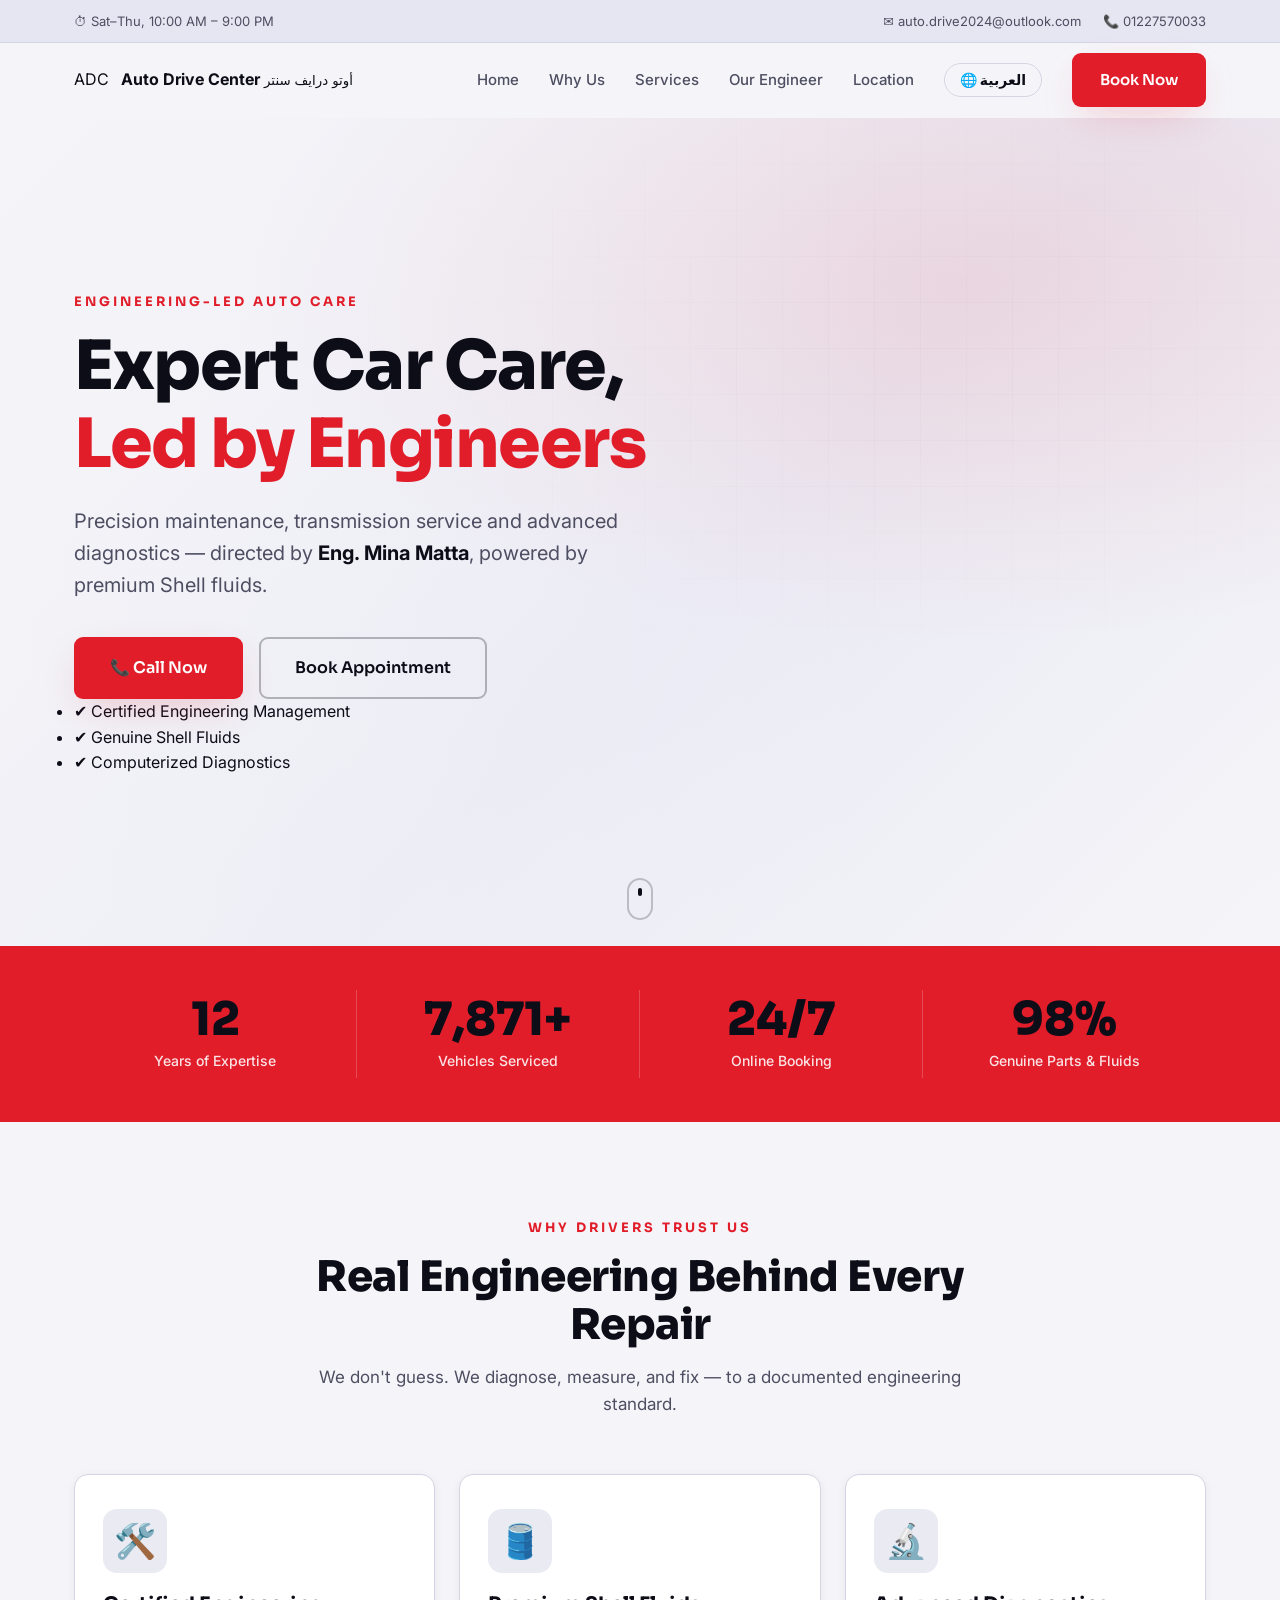
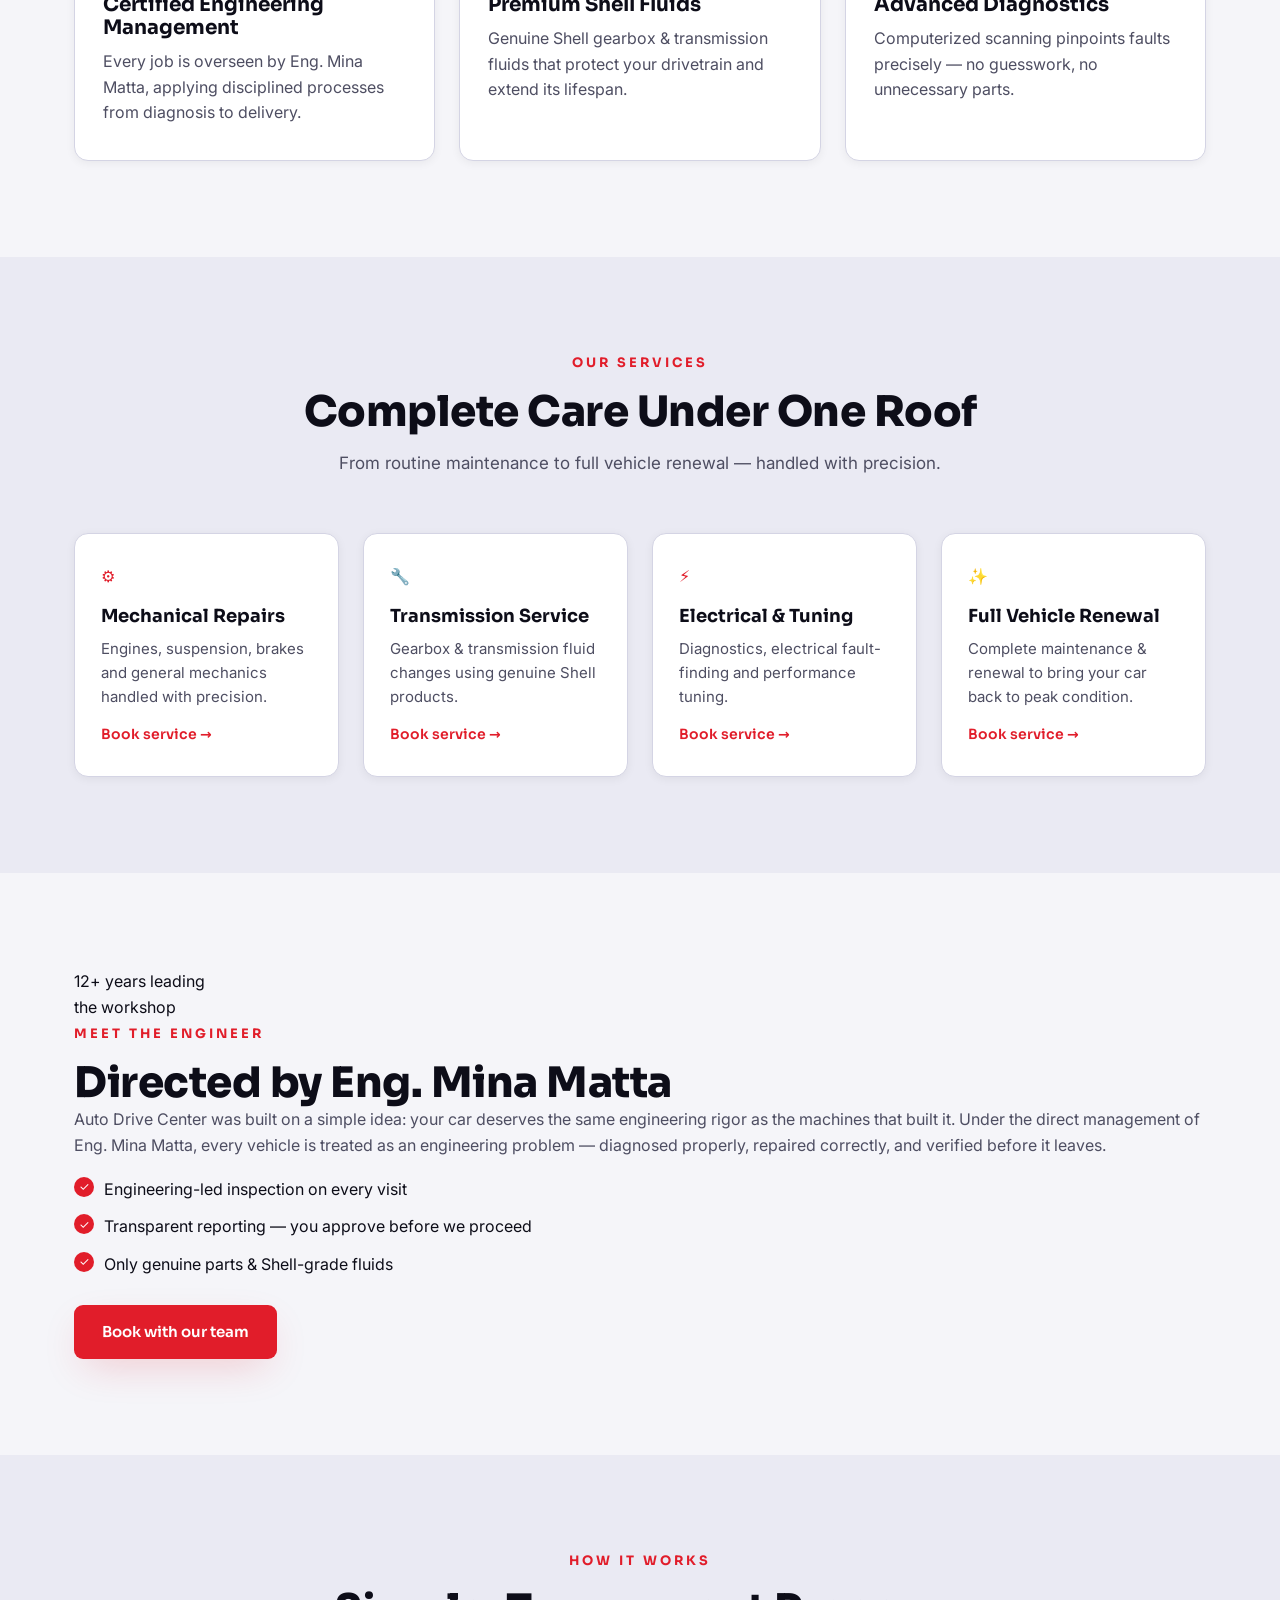
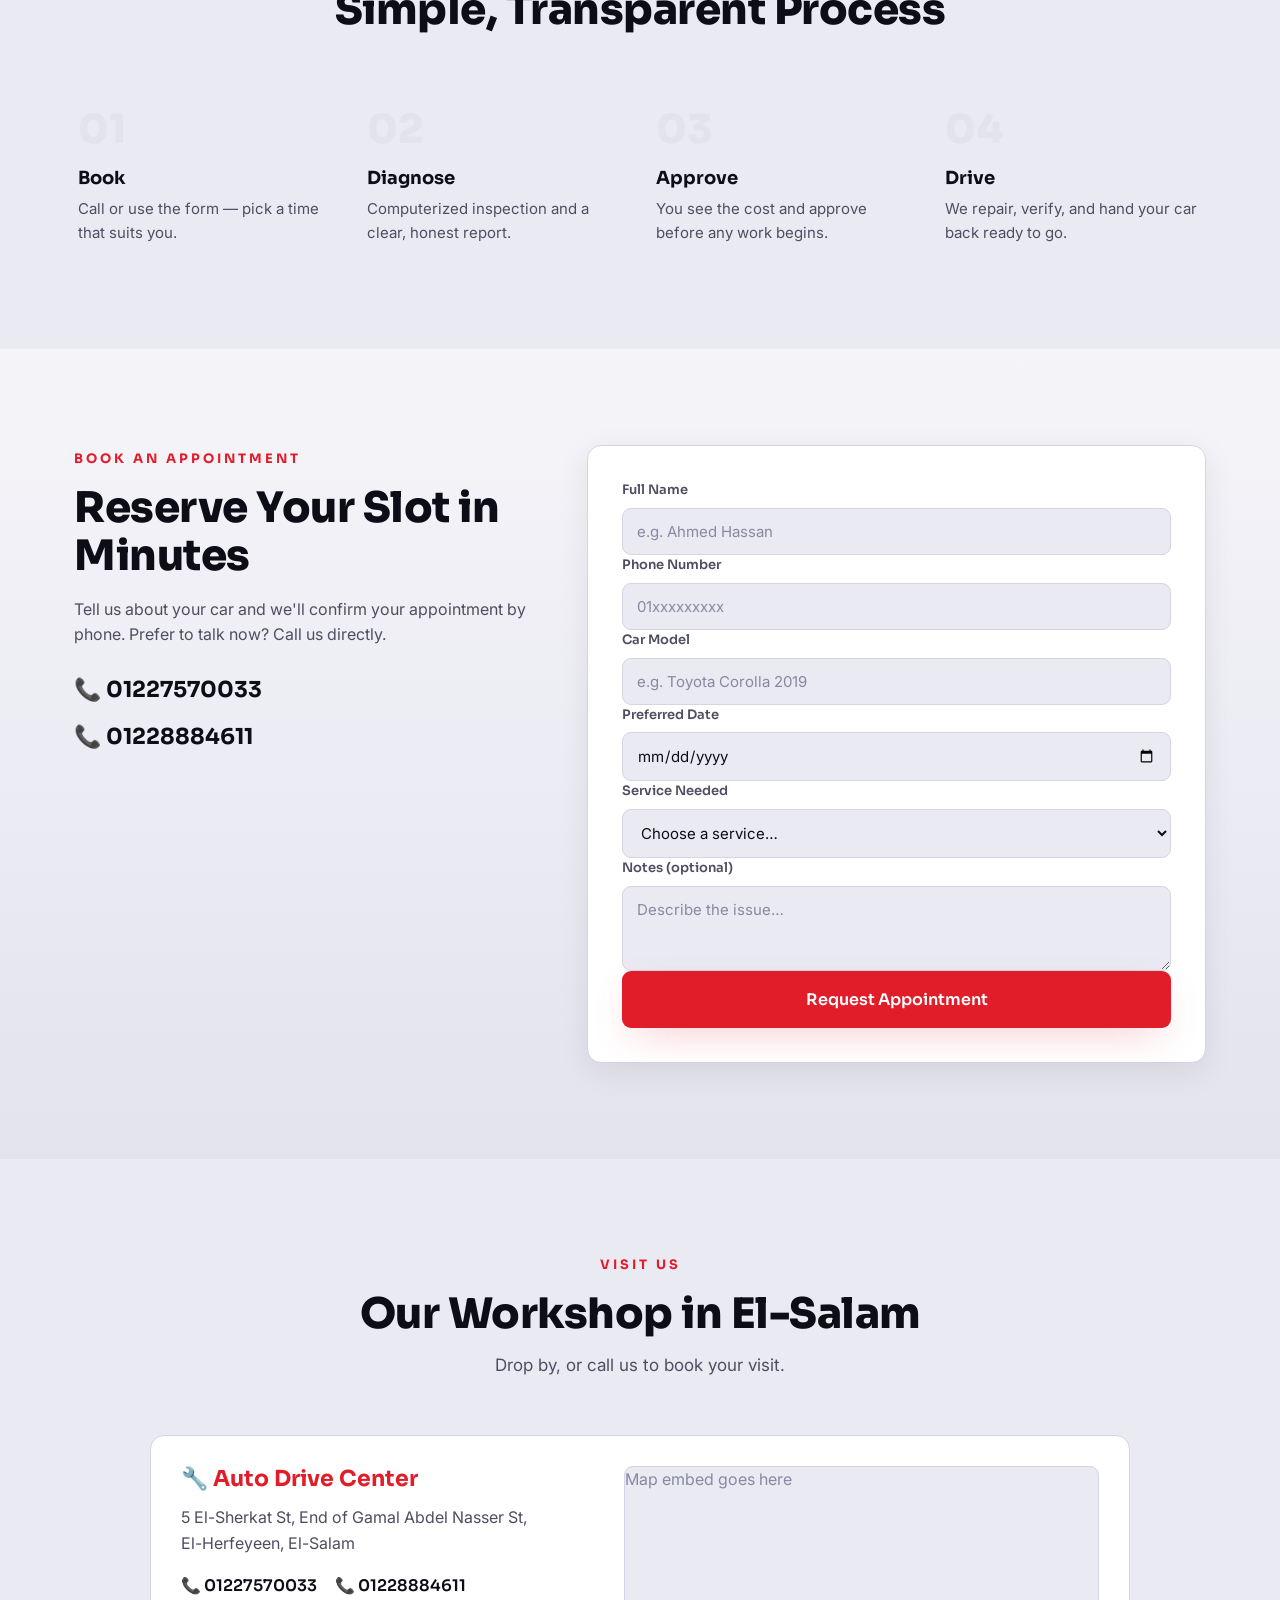
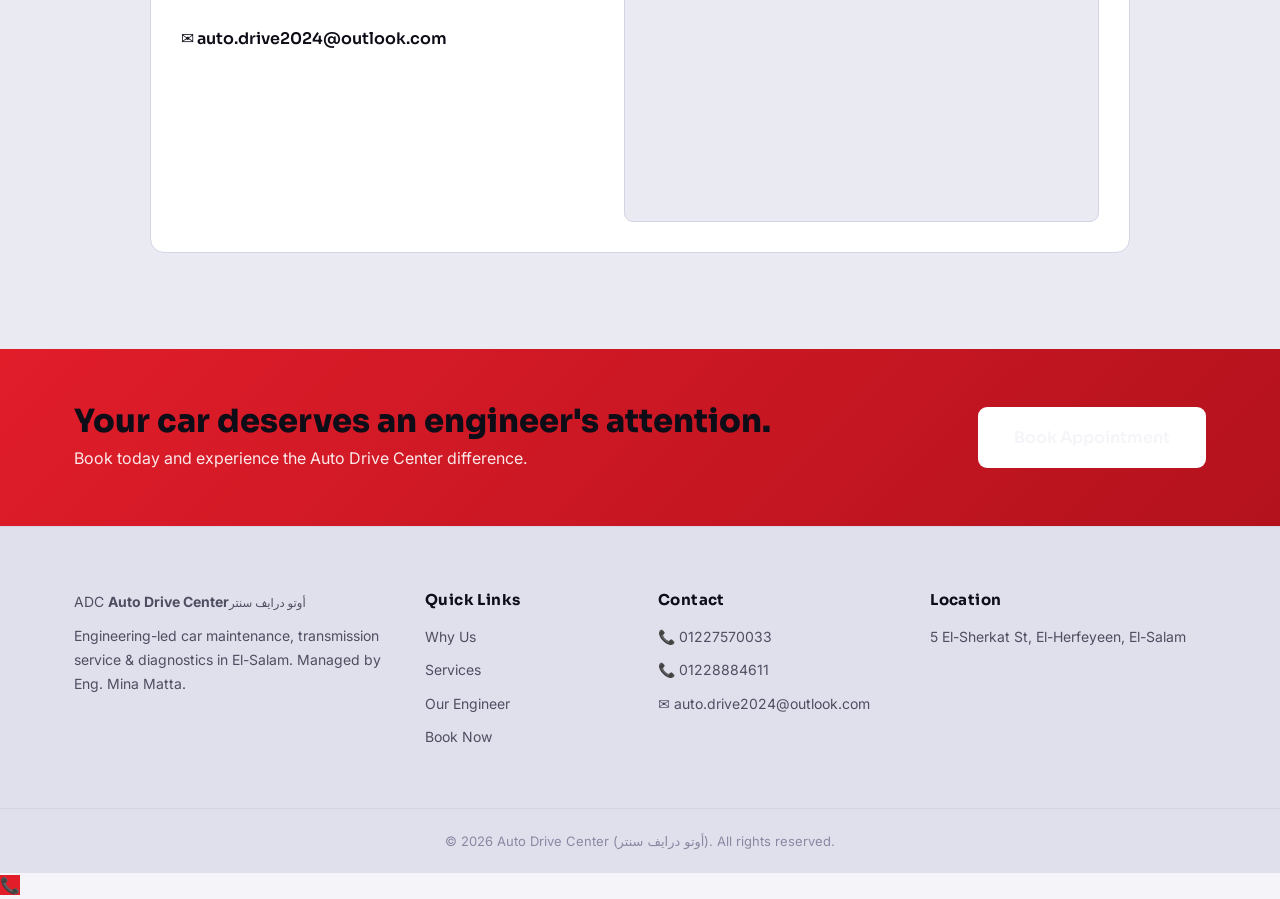
<file: prototype/index-light.html>
<!DOCTYPE html>
<html lang="en">
<head>
  <meta charset="UTF-8" />
  <meta name="viewport" content="width=device-width, initial-scale=1.0" />
  <title>Auto Drive Center | Expert Car Care Led by Engineers (Light)</title>
  <meta name="description" content="Auto Drive Center — engineering-led car maintenance, transmission service & advanced diagnostics in El-Salam. Managed by Eng. Mina Matta. Premium Shell fluids." />

  <link rel="preconnect" href="https://fonts.googleapis.com" />
  <link rel="preconnect" href="https://fonts.gstatic.com" crossorigin />
  <link href="https://fonts.googleapis.com/css2?family=Sora:wght@400;500;600;700;800&family=Inter:wght@400;500;600&display=swap" rel="stylesheet" />
  <!-- Base dark styles first, then light theme overrides -->
  <link rel="stylesheet" href="styles.css" />
  <link rel="stylesheet" href="styles-light.css" />
</head>
<body>

  <!-- ░░░ TOP BAR ░░░ -->
  <div class="topbar">
    <div class="container topbar__inner">
      <span class="topbar__item">⏱ Sat–Thu, 10:00 AM – 9:00 PM</span>
      <div class="topbar__links">
        <a href="mailto:auto.drive2024@outlook.com">✉ auto.drive2024@outlook.com</a>
        <a href="tel:+201227570033">📞 01227570033</a>
      </div>
    </div>
  </div>

  <!-- ░░░ HEADER / NAV ░░░ -->
  <header class="header" id="header">
    <div class="container header__inner">
      <a href="#home" class="brand">
        <span class="brand__mark">ADC</span>
        <span class="brand__text">
          <strong>Auto Drive Center</strong>
          <small>أوتو درايف سنتر</small>
        </span>
      </a>

      <nav class="nav" id="nav">
        <a href="#home" class="nav__link">Home</a>
        <a href="#why" class="nav__link">Why Us</a>
        <a href="#services" class="nav__link">Services</a>
        <a href="#engineer" class="nav__link">Our Engineer</a>
        <a href="#locations" class="nav__link">Location</a>
        <a href="index-ar.html" class="lang-btn" aria-label="التبديل إلى العربية">🌐 العربية</a>
        <a href="#booking" class="btn btn--primary nav__cta">Book Now</a>
      </nav>

      <button class="nav-toggle" id="navToggle" aria-label="Open menu">
        <span></span><span></span><span></span>
      </button>
    </div>
  </header>

  <!-- ░░░ HERO ░░░ -->
  <section class="hero" id="home">
    <div class="hero__bg"></div>
    <div class="hero__overlay"></div>
    <div class="container hero__inner">
      <div class="hero__content reveal">
        <span class="eyebrow">Engineering-Led Auto Care</span>
        <h1 class="hero__title">Expert Car Care,<br><span class="text-accent">Led by Engineers</span></h1>
        <p class="hero__sub">
          Precision maintenance, transmission service and advanced diagnostics —
          directed by <strong>Eng. Mina Matta</strong>, powered by premium Shell fluids.
        </p>
        <div class="hero__actions">
          <a href="tel:+201227570033" class="btn btn--primary btn--lg">📞 Call Now</a>
          <a href="#booking" class="btn btn--ghost btn--lg">Book Appointment</a>
        </div>
        <ul class="hero__badges">
          <li>✔ Certified Engineering Management</li>
          <li>✔ Genuine Shell Fluids</li>
          <li>✔ Computerized Diagnostics</li>
        </ul>
      </div>
    </div>
    <a href="#stats" class="hero__scroll" aria-label="Scroll down"><span></span></a>
  </section>

  <!-- ░░░ STATS STRIP ░░░ -->
  <section class="stats" id="stats">
    <div class="container stats__grid">
      <div class="stat reveal"><div class="stat__num" data-count="12">0</div><div class="stat__label">Years of Expertise</div></div>
      <div class="stat reveal"><div class="stat__num" data-count="8000" data-suffix="+">0</div><div class="stat__label">Vehicles Serviced</div></div>
      <div class="stat reveal"><div class="stat__num" data-count="24" data-suffix="/7">0</div><div class="stat__label">Online Booking</div></div>
      <div class="stat reveal"><div class="stat__num" data-count="100" data-suffix="%">0</div><div class="stat__label">Genuine Parts &amp; Fluids</div></div>
    </div>
  </section>

  <!-- ░░░ WHY US ░░░ -->
  <section class="section" id="why">
    <div class="container">
      <div class="section__head reveal">
        <span class="eyebrow eyebrow--center">Why Drivers Trust Us</span>
        <h2 class="section__title">Real Engineering Behind Every Repair</h2>
        <p class="section__lead">We don't guess. We diagnose, measure, and fix — to a documented engineering standard.</p>
      </div>

      <div class="grid grid-3">
        <article class="feature reveal">
          <div class="feature__icon">🛠️</div>
          <h3>Certified Engineering Management</h3>
          <p>Every job is overseen by Eng. Mina Matta, applying disciplined processes from diagnosis to delivery.</p>
        </article>
        <article class="feature reveal">
          <div class="feature__icon">🛢️</div>
          <h3>Premium Shell Fluids</h3>
          <p>Genuine Shell gearbox &amp; transmission fluids that protect your drivetrain and extend its lifespan.</p>
        </article>
        <article class="feature reveal">
          <div class="feature__icon">🔬</div>
          <h3>Advanced Diagnostics</h3>
          <p>Computerized scanning pinpoints faults precisely — no guesswork, no unnecessary parts.</p>
        </article>
      </div>
    </div>
  </section>

  <!-- ░░░ SERVICES ░░░ -->
  <section class="section section--dark" id="services">
    <div class="container">
      <div class="section__head reveal">
        <span class="eyebrow eyebrow--center">Our Services</span>
        <h2 class="section__title">Complete Care Under One Roof</h2>
        <p class="section__lead">From routine maintenance to full vehicle renewal — handled with precision.</p>
      </div>

      <div class="grid grid-4">
        <article class="card reveal">
          <div class="card__icon">⚙️</div>
          <h3>Mechanical Repairs</h3>
          <p>Engines, suspension, brakes and general mechanics handled with precision.</p>
          <a href="#booking" class="card__link">Book service →</a>
        </article>
        <article class="card reveal">
          <div class="card__icon">🔧</div>
          <h3>Transmission Service</h3>
          <p>Gearbox &amp; transmission fluid changes using genuine Shell products.</p>
          <a href="#booking" class="card__link">Book service →</a>
        </article>
        <article class="card reveal">
          <div class="card__icon">⚡</div>
          <h3>Electrical &amp; Tuning</h3>
          <p>Diagnostics, electrical fault-finding and performance tuning.</p>
          <a href="#booking" class="card__link">Book service →</a>
        </article>
        <article class="card reveal">
          <div class="card__icon">✨</div>
          <h3>Full Vehicle Renewal</h3>
          <p>Complete maintenance &amp; renewal to bring your car back to peak condition.</p>
          <a href="#booking" class="card__link">Book service →</a>
        </article>
      </div>
    </div>
  </section>

  <!-- ░░░ ENGINEER / ABOUT ░░░ -->
  <section class="section engineer" id="engineer">
    <div class="container engineer__grid">
      <div class="engineer__media reveal">
        <div class="engineer__photo" role="img" aria-label="Eng. Mina Matta"></div>
        <div class="engineer__tag">
          <span class="engineer__tag-num">12+</span>
          <span class="engineer__tag-txt">years leading<br>the workshop</span>
        </div>
      </div>
      <div class="engineer__content reveal">
        <span class="eyebrow">Meet the Engineer</span>
        <h2 class="section__title section__title--left">Directed by Eng. Mina Matta</h2>
        <p>Auto Drive Center was built on a simple idea: your car deserves the same engineering rigor as the machines that built it. Under the direct management of Eng. Mina Matta, every vehicle is treated as an engineering problem — diagnosed properly, repaired correctly, and verified before it leaves.</p>
        <ul class="ticklist">
          <li>Engineering-led inspection on every visit</li>
          <li>Transparent reporting — you approve before we proceed</li>
          <li>Only genuine parts &amp; Shell-grade fluids</li>
        </ul>
        <a href="#booking" class="btn btn--primary">Book with our team</a>
      </div>
    </div>
  </section>

  <!-- ░░░ PROCESS ░░░ -->
  <section class="section section--dark">
    <div class="container">
      <div class="section__head reveal">
        <span class="eyebrow eyebrow--center">How It Works</span>
        <h2 class="section__title">Simple, Transparent Process</h2>
      </div>
      <div class="grid grid-4 steps">
        <div class="step reveal"><span class="step__n">01</span><h3>Book</h3><p>Call or use the form — pick a time that suits you.</p></div>
        <div class="step reveal"><span class="step__n">02</span><h3>Diagnose</h3><p>Computerized inspection and a clear, honest report.</p></div>
        <div class="step reveal"><span class="step__n">03</span><h3>Approve</h3><p>You see the cost and approve before any work begins.</p></div>
        <div class="step reveal"><span class="step__n">04</span><h3>Drive</h3><p>We repair, verify, and hand your car back ready to go.</p></div>
      </div>
    </div>
  </section>

  <!-- ░░░ BOOKING ░░░ -->
  <section class="section booking" id="booking">
    <div class="container booking__grid">
      <div class="booking__intro reveal">
        <span class="eyebrow">Book an Appointment</span>
        <h2 class="section__title section__title--left">Reserve Your Slot in Minutes</h2>
        <p>Tell us about your car and we'll confirm your appointment by phone. Prefer to talk now? Call us directly.</p>
        <div class="booking__call">
          <a href="tel:+201227570033" class="booking__phone">📞 01227570033</a>
          <a href="tel:+201228884611" class="booking__phone">📞 01228884611</a>
        </div>
      </div>

      <form class="form reveal" id="bookingForm" novalidate>
        <div class="form__row">
          <div class="field">
            <label for="name">Full Name</label>
            <input type="text" id="name" name="name" placeholder="e.g. Ahmed Hassan" required />
          </div>
          <div class="field">
            <label for="phone">Phone Number</label>
            <input type="tel" id="phone" name="phone" placeholder="01xxxxxxxxx" required />
          </div>
        </div>
        <div class="form__row">
          <div class="field">
            <label for="car">Car Model</label>
            <input type="text" id="car" name="car" placeholder="e.g. Toyota Corolla 2019" required />
          </div>
          <div class="field">
            <label for="date">Preferred Date</label>
            <input type="date" id="date" name="date" required />
          </div>
        </div>
        <div class="field">
          <label for="service">Service Needed</label>
          <select id="service" name="service" required>
            <option value="" disabled selected>Choose a service…</option>
            <option>Mechanical Repairs</option>
            <option>Transmission Service</option>
            <option>Electrical &amp; Tuning</option>
            <option>Full Vehicle Renewal</option>
            <option>General Diagnostics</option>
          </select>
        </div>
        <div class="field">
          <label for="notes">Notes (optional)</label>
          <textarea id="notes" name="notes" rows="3" placeholder="Describe the issue…"></textarea>
        </div>
        <button type="submit" class="btn btn--primary btn--block btn--lg">Request Appointment</button>
        <p class="form__success" id="formSuccess" hidden>✅ Thank you! We'll call you shortly to confirm your appointment.</p>
      </form>
    </div>
  </section>

  <!-- ░░░ LOCATION ░░░ -->
  <section class="section section--dark" id="locations">
    <div class="container">
      <div class="section__head reveal">
        <span class="eyebrow eyebrow--center">Visit Us</span>
        <h2 class="section__title">Our Workshop in El-Salam</h2>
        <p class="section__lead">Drop by, or call us to book your visit.</p>
      </div>
      <div class="location-single reveal">
        <div class="location-single__info">
          <h3 class="location__title">🔧 Auto Drive Center</h3>
          <p class="location__addr">5 El-Sherkat St, End of Gamal Abdel Nasser St,<br>El-Herfeyeen, El-Salam</p>
          <div class="location__phones">
            <a href="tel:+201227570033">📞 01227570033</a>
            <a href="tel:+201228884611">📞 01228884611</a>
          </div>
          <p class="location__email"><a href="mailto:auto.drive2024@outlook.com">✉ auto.drive2024@outlook.com</a></p>
        </div>
        <div class="location__map" aria-label="Map placeholder">Map embed goes here</div>
      </div>
    </div>
  </section>

  <!-- ░░░ CTA BANNER ░░░ -->
  <section class="cta-banner">
    <div class="container cta-banner__inner reveal">
      <div>
        <h2>Your car deserves an engineer's attention.</h2>
        <p>Book today and experience the Auto Drive Center difference.</p>
      </div>
      <a href="#booking" class="btn btn--light btn--lg">Book Appointment</a>
    </div>
  </section>

  <!-- ░░░ FOOTER ░░░ -->
  <footer class="footer">
    <div class="container footer__grid">
      <div class="footer__col">
        <a href="#home" class="brand brand--footer">
          <span class="brand__mark">ADC</span>
          <span class="brand__text"><strong>Auto Drive Center</strong><small>أوتو درايف سنتر</small></span>
        </a>
        <p class="footer__about">Engineering-led car maintenance, transmission service &amp; diagnostics in El-Salam. Managed by Eng. Mina Matta.</p>
      </div>
      <div class="footer__col">
        <h4>Quick Links</h4>
        <a href="#why">Why Us</a>
        <a href="#services">Services</a>
        <a href="#engineer">Our Engineer</a>
        <a href="#booking">Book Now</a>
      </div>
      <div class="footer__col">
        <h4>Contact</h4>
        <a href="tel:+201227570033">📞 01227570033</a>
        <a href="tel:+201228884611">📞 01228884611</a>
        <a href="mailto:auto.drive2024@outlook.com">✉ auto.drive2024@outlook.com</a>
      </div>
      <div class="footer__col">
        <h4>Location</h4>
        <p>5 El-Sherkat St, El-Herfeyeen, El-Salam</p>
      </div>
    </div>
    <div class="footer__bar">
      <div class="container">© <span id="year"></span> Auto Drive Center (أوتو درايف سنتر). All rights reserved.</div>
    </div>
  </footer>

  <!-- ░░░ FLOATING CALL ░░░ -->
  <a href="tel:+201227570033" class="float-call" aria-label="Call now">📞</a>

  <script src="script.js"></script>
</body>
</html>
</file>
<file: prototype/styles.css>
/* =========================================================
   Auto Drive Service Center — Design System
   Palette: charcoal / black + vibrant red accent + white
   Authored with CSS Logical Properties for native RTL support.
   ========================================================= */
:root{
  --black:#0b0b0d;
  --charcoal:#121216;
  --charcoal-2:#17171c;
  --surface:#1c1c22;
  --surface-2:#23232b;
  --line:#2c2c34;
  --white:#ffffff;
  --grey:#a8a8b3;
  --grey-dim:#75757f;
  --red:#e11d2a;
  --red-dark:#b3121d;
  --red-glow:rgba(225,29,42,.35);
  --invalid:#e5484d;
  --wa:#25d366;
  --radius:14px;
  --radius-sm:9px;
  --maxw:1180px;
  --shadow:0 18px 50px -20px rgba(0,0,0,.7);
  --shadow-red:0 14px 40px -12px var(--red-glow);
  --ease:cubic-bezier(.22,1,.36,1);
  --ff-head:"Sora",system-ui,sans-serif;
  --ff-body:"Inter",system-ui,sans-serif;
  /* Icon system */
  --icon-size:30px;
  --icon-stroke:2;
  --icon-color:var(--red);
}

*{box-sizing:border-box;margin:0;padding:0}
html{scroll-behavior:smooth}
body{
  font-family:var(--ff-body);
  background:var(--black);
  color:var(--white);
  line-height:1.6;
  -webkit-font-smoothing:antialiased;
  overflow-x:hidden;
}
img{max-width:100%;display:block}
a{color:inherit;text-decoration:none}
h1,h2,h3,h4{font-family:var(--ff-head);line-height:1.15;font-weight:700}

.container{width:100%;max-width:var(--maxw);margin-inline:auto;padding-inline:24px}
.text-accent{color:var(--red)}

/* Accessible keyboard focus (WCAG 2.4.7) */
a:focus-visible,button:focus-visible,.btn:focus-visible,
input:focus-visible,select:focus-visible,textarea:focus-visible{
  outline:2px solid #fff;outline-offset:2px;border-radius:4px;
}

/* ---------- Icon system (inline SVG) ---------- */
.icon{
  inline-size:var(--icon-size);block-size:var(--icon-size);display:block;flex:none;
  fill:none;stroke:currentColor;stroke-width:var(--icon-stroke);
  stroke-linecap:round;stroke-linejoin:round;color:var(--icon-color);
  transition:transform .3s var(--ease),color .3s;
}

/* ---------- Buttons ---------- */
.btn{
  position:relative;
  display:inline-flex;align-items:center;justify-content:center;gap:.5rem;
  font-family:var(--ff-head);font-weight:600;font-size:15px;
  padding-block:13px;padding-inline:26px;border-radius:var(--radius-sm);
  border:2px solid transparent;cursor:pointer;
  transition:transform .25s var(--ease),box-shadow .25s var(--ease),background .25s,color .25s,border-color .25s,opacity .2s;
  white-space:nowrap;
}
.btn--lg{padding-block:16px;padding-inline:34px;font-size:16px}
.btn--block{inline-size:100%}
.btn--primary{background:var(--red);color:#fff;box-shadow:var(--shadow-red)}
.btn--primary:hover{background:var(--red-dark);transform:translateY(-3px);box-shadow:0 20px 50px -10px var(--red-glow)}
.btn--ghost{background:transparent;color:#fff;border-color:rgba(255,255,255,.4)}
.btn--ghost:hover{border-color:#fff;background:rgba(255,255,255,.08);transform:translateY(-3px)}
.btn--light{background:#fff;color:var(--black)}
.btn--light:hover{transform:translateY(-3px);box-shadow:0 18px 40px -14px rgba(0,0,0,.6)}
.btn--wa{background:var(--wa);color:#0b3d24}
.btn--wa:hover{background:#1ebe5b;transform:translateY(-3px);box-shadow:0 16px 40px -12px rgba(37,211,102,.4)}
/* Disabled + loading states */
.btn[disabled]{opacity:.6;cursor:not-allowed;transform:none}
.btn.is-loading{pointer-events:none;color:transparent}
.btn.is-loading::after{
  content:"";position:absolute;inset-block-start:50%;inset-inline-start:50%;
  inline-size:18px;block-size:18px;margin-block-start:-9px;margin-inline-start:-9px;
  border:2px solid rgba(255,255,255,.45);border-block-start-color:#fff;border-radius:50%;
  animation:spin .7s linear infinite;
}
@keyframes spin{to{transform:rotate(360deg)}}

/* ---------- Eyebrow / Section heads ---------- */
.eyebrow{
  display:inline-block;color:var(--red);font-family:var(--ff-head);
  font-weight:700;font-size:13px;letter-spacing:3px;text-transform:uppercase;margin-block-end:14px;
}
.eyebrow--center{display:block;text-align:center}
.section{padding-block:96px}
.section--dark{background:var(--charcoal)}
.section__head{max-width:680px;margin-inline:auto;margin-block-end:56px;text-align:center}
.section__title{font-size:clamp(28px,4vw,42px);font-weight:800;letter-spacing:-.5px}
.section__title--left{text-align:start}
.section__lead{color:var(--grey);margin-block-start:14px;font-size:17px}

/* ---------- Topbar ---------- */
.topbar{background:#000;border-block-end:1px solid var(--line);font-size:13px;color:var(--grey)}
.topbar__inner{display:flex;justify-content:space-between;align-items:center;block-size:42px}
.topbar__links{display:flex;gap:22px}
.topbar__links a:hover{color:#fff}

/* ---------- Header ---------- */
.header{
  position:sticky;inset-block-start:0;z-index:60;
  background:rgba(11,11,13,.72);backdrop-filter:blur(14px);
  border-block-end:1px solid transparent;transition:all .3s var(--ease);
}
.header.scrolled{background:rgba(11,11,13,.95);border-block-end-color:var(--line);box-shadow:0 10px 30px -18px #000}
.header__inner{display:flex;align-items:center;justify-content:space-between;block-size:74px}
.brand{display:flex;align-items:center;gap:12px}
.brand__logo{block-size:54px;inline-size:auto;border-radius:10px;display:block}
.brand--footer .brand__logo{block-size:68px}
.nav{display:flex;align-items:center;gap:30px}
.nav__link{font-size:15px;font-weight:500;color:var(--grey);transition:color .2s;position:relative}
.nav__link:hover{color:#fff}
.nav__link::after{content:"";position:absolute;inset-inline-start:0;inset-block-end:-6px;inline-size:0;block-size:2px;background:var(--red);transition:inline-size .25s var(--ease)}
.nav__link:hover::after{inline-size:100%}
.nav__cta{color:#fff!important}
.nav__cta::after{display:none}
.lang-btn{
  font-family:var(--ff-head);font-weight:600;font-size:14px;line-height:1;
  padding-block:9px;padding-inline:15px;border-radius:999px;border:1.5px solid var(--line);
  color:#fff;display:inline-flex;align-items:center;gap:6px;
  transition:border-color .2s,background .2s,transform .25s var(--ease);
}
.lang-btn:hover{border-color:var(--red);background:rgba(225,29,42,.12);transform:translateY(-2px)}
.nav-toggle{display:none;flex-direction:column;gap:5px;background:none;border:0;cursor:pointer;padding:8px}
.nav-toggle span{inline-size:26px;block-size:2px;background:#fff;border-radius:2px;transition:.3s}

/* ---------- Hero ---------- */
.hero{position:relative;min-block-size:92vh;display:flex;align-items:center;overflow:hidden}
.hero__bg{
  position:absolute;inset:0;
  /* Drop a file at images/hero.jpg to show a photo; until then the gradient shows. */
  background-image:
    url('images/hero.jpg'),
    radial-gradient(1200px 600px at 75% 20%,rgba(225,29,42,.18),transparent 60%),
    linear-gradient(135deg,#0b0b0d 0%,#16161c 55%,#0b0b0d 100%);
  background-size:cover,auto,auto;
  background-position:center;
  background-repeat:no-repeat;
}
.hero__bg::before{
  content:"";position:absolute;inset:0;opacity:.4;
  background-image:linear-gradient(rgba(255,255,255,.04) 1px,transparent 1px),
                   linear-gradient(90deg,rgba(255,255,255,.04) 1px,transparent 1px);
  background-size:46px 46px;
  -webkit-mask-image:radial-gradient(900px 500px at 70% 30%,#000,transparent 75%);
          mask-image:radial-gradient(900px 500px at 70% 30%,#000,transparent 75%);
}
.hero__overlay{position:absolute;inset:0;background:linear-gradient(90deg,rgba(0,0,0,.55),transparent 70%)}
.hero__inner{position:relative;z-index:2;padding-block:80px;padding-inline:24px}
.hero__content{max-width:720px}
.hero__title{font-size:clamp(38px,6.2vw,68px);font-weight:800;letter-spacing:-1.5px}
.hero__sub{margin-block-start:22px;font-size:clamp(16px,2vw,20px);color:var(--grey);max-width:560px}
.hero__sub strong{color:#fff}
.hero__actions{display:flex;flex-wrap:wrap;gap:16px;margin-block-start:36px}
.specs{list-style:none;display:flex;flex-wrap:wrap;gap:10px 12px;margin-block-start:30px}
.specs li{
  display:flex;align-items:center;gap:6px;font-size:14px;font-weight:500;color:#e6e6ea;
  background:rgba(255,255,255,.06);border:1px solid rgba(255,255,255,.12);
  padding-block:8px;padding-inline:14px;border-radius:999px;backdrop-filter:blur(4px);
}
.hero__scroll{position:absolute;inset-block-end:26px;inset-inline-start:50%;transform:translateX(-50%);z-index:2;inline-size:26px;block-size:42px;border:2px solid rgba(255,255,255,.35);border-radius:14px;display:grid;justify-items:center;padding-block-start:8px}
.hero__scroll span{inline-size:4px;block-size:8px;background:#fff;border-radius:2px;animation:scroll 1.6s infinite}
@keyframes scroll{0%{opacity:0;transform:translateY(-4px)}50%{opacity:1}100%{opacity:0;transform:translateY(10px)}}

/* ---------- Stats ---------- */
.stats{background:var(--red);position:relative;z-index:3}
.stats__grid{display:grid;grid-template-columns:repeat(4,1fr);text-align:center;padding-block:44px;padding-inline:24px}
.stat{padding-block:6px;padding-inline:10px;border-inline-end:1px solid rgba(255,255,255,.2)}
.stat:last-child{border-inline-end:0}
.stat__num{font-family:var(--ff-head);font-weight:800;font-size:clamp(30px,4vw,46px);line-height:1}
.stat__label{margin-block-start:8px;font-size:14px;color:rgba(255,255,255,.88);font-weight:500}

/* ---------- Grid + feature cards ---------- */
.grid{display:grid;gap:24px}
.grid-2{grid-template-columns:repeat(2,1fr)}
.grid-3{grid-template-columns:repeat(3,1fr)}
.grid-4{grid-template-columns:repeat(4,1fr)}
.feature{
  background:var(--surface);border:1px solid var(--line);border-radius:var(--radius);
  padding-block:34px;padding-inline:28px;transition:transform .3s var(--ease),border-color .3s,box-shadow .3s;
}
.feature:hover{transform:translateY(-6px);border-color:var(--red);box-shadow:var(--shadow)}
.feature__icon{font-size:34px;inline-size:64px;block-size:64px;border-radius:14px;display:grid;place-items:center;background:var(--charcoal);margin-block-end:20px}
.feature h3{font-size:20px;margin-block-end:10px}
.feature p{color:var(--grey)}

/* ---------- Service cards ---------- */
.card{
  background:var(--surface);border:1px solid var(--line);border-radius:var(--radius);
  padding-block:30px;padding-inline:26px;position:relative;overflow:hidden;
  transition:transform .3s var(--ease),box-shadow .3s,border-color .3s;
}
.card::before{content:"";position:absolute;inset-inline-start:0;inset-block-start:0;block-size:3px;inline-size:100%;background:var(--red);transform:scaleX(0);transform-origin:left;transition:transform .35s var(--ease)}
.card:hover{transform:translateY(-6px);box-shadow:var(--shadow);border-color:var(--surface-2)}
.card:hover::before{transform:scaleX(1)}
.card:hover .icon{transform:scale(1.12)}
.card__icon{--icon-size:32px;color:var(--icon-color);margin-block-end:16px}
.card h3{font-size:18px;margin-block-end:10px}
.card p{color:var(--grey);font-size:15px;min-block-size:66px}
.card__link{display:inline-block;margin-block-start:14px;color:var(--red);font-weight:600;font-size:14px;font-family:var(--ff-head)}
.card__link:hover{color:#fff}

/* ---------- Tick list (used by About) ---------- */
.ticklist{list-style:none;margin-block:18px 28px}
.ticklist li{padding-inline-start:30px;position:relative;margin-block-end:12px;color:#e6e6ea}
.ticklist li::before{content:"✓";position:absolute;inset-inline-start:0;inset-block-start:0;color:#fff;background:var(--red);inline-size:20px;block-size:20px;border-radius:50%;display:grid;place-items:center;font-size:12px}

/* ---------- About ---------- */
.about__grid{display:grid;grid-template-columns:.95fr 1.05fr;gap:56px;align-items:center}
.about__photo{
  aspect-ratio:4/3.4;border-radius:18px;border:1px solid var(--line);position:relative;overflow:hidden;
  /* Drop a file at images/about.jpg to show a photo; until then the gradient shows. */
  background-image:
    url('images/about.jpg'),
    radial-gradient(420px 280px at 50% 25%,rgba(225,29,42,.22),transparent 60%),
    linear-gradient(160deg,#1d1d24,#101015);
  background-size:cover,auto,auto;
  background-position:center;
  background-repeat:no-repeat;
}
.about__photo::after{content:"🚗";position:absolute;inset:0;display:grid;place-items:center;font-size:110px;opacity:.18}
.about__content p{color:var(--grey);margin-block:18px}

/* ---------- Offers ---------- */
.offer{
  position:relative;background:linear-gradient(160deg,#211016,var(--surface));
  border:1px solid #3a2030;border-radius:var(--radius);padding-block:36px;padding-inline:30px;overflow:hidden;
  transition:transform .3s var(--ease),box-shadow .3s,border-color .3s;
}
.offer:hover{transform:translateY(-6px);border-color:var(--red);box-shadow:var(--shadow)}
.offer:hover .icon{transform:scale(1.1)}
.offer__tag{position:absolute;inset-block-start:18px;inset-inline-end:18px;background:var(--red);color:#fff;font-family:var(--ff-head);font-weight:800;font-size:12px;letter-spacing:1px;padding-block:5px;padding-inline:12px;border-radius:999px}
.offer__icon{--icon-size:40px;color:var(--icon-color);margin-block-end:14px}
.offer h3{font-size:24px;margin-block-end:10px}
.offer p{color:var(--grey);margin-block-end:22px}

/* ---------- Insurance / Fleet band ---------- */
.band__item{background:var(--surface);border:1px solid var(--line);border-radius:var(--radius);padding-block:28px;padding-inline:24px;transition:transform .3s var(--ease),border-color .3s}
.band__item:hover{transform:translateY(-5px);border-color:var(--red)}
.band__item:hover .icon{transform:scale(1.1)}
.band__icon{--icon-size:28px;color:var(--icon-color);inline-size:58px;block-size:58px;border-radius:13px;display:grid;place-items:center;background:var(--charcoal);margin-block-end:16px}
.band__item h3{font-size:18px;margin-block-end:9px}
.band__item p{color:var(--grey);font-size:15px}
.band__cta{text-align:center;margin-block-start:44px}

/* ---------- Hours ---------- */
.hours{list-style:none;margin-block:20px;border-block-start:1px solid var(--line)}
.hours li{display:flex;justify-content:space-between;align-items:center;gap:16px;padding-block:11px;border-block-end:1px solid var(--line)}
.hours span{color:var(--grey)}
.hours strong{font-family:var(--ff-head);font-weight:600;color:#fff}
.hours__closed{color:var(--red)!important}

/* ---------- Social ---------- */
.social{display:flex;gap:12px;margin-block-start:18px}
.social a{inline-size:40px;block-size:40px;border-radius:10px;display:grid;place-items:center;background:var(--surface);border:1px solid var(--line);transition:transform .25s var(--ease),background .25s,border-color .25s}
.social a:hover{transform:translateY(-3px);border-color:var(--red);background:rgba(225,29,42,.12)}
.social svg{inline-size:20px;block-size:20px;fill:#cfcfd6}
.social a:hover svg{fill:#fff}

/* ---------- Steps ---------- */
.steps .step{background:transparent;text-align:start;padding-block:8px;padding-inline:4px;position:relative}
.step__n{font-family:var(--ff-head);font-weight:800;font-size:40px;color:var(--surface-2);display:block;margin-block-end:6px;transition:color .3s}
.step:hover .step__n{color:var(--red)}
.step h3{font-size:18px;margin-block-end:8px}
.step p{color:var(--grey);font-size:15px}

/* ---------- Booking ---------- */
.booking{background:linear-gradient(180deg,var(--black),var(--charcoal-2))}
.booking__grid{display:grid;grid-template-columns:.85fr 1.15fr;gap:56px;align-items:start}
.booking__intro p{color:var(--grey);margin-block:16px 24px}
.booking__call{display:flex;flex-direction:column;gap:12px}
.booking__phone{font-family:var(--ff-head);font-weight:700;font-size:22px;color:#fff;transition:color .2s}
.booking__phone:hover{color:var(--red)}
.booking__phone--wa{color:var(--wa)}
.booking__phone--wa:hover{color:#1ebe5b}
.form{background:var(--surface);border:1px solid var(--line);border-radius:var(--radius);padding:34px;box-shadow:var(--shadow)}
.form__grid{display:grid;grid-template-columns:1fr 1fr;gap:18px;margin-block-end:22px}
.field{display:flex;flex-direction:column;min-inline-size:0}
.field--full{grid-column:1 / -1}
.field label{font-size:13px;font-weight:600;color:var(--grey);margin-block-end:7px;font-family:var(--ff-head);transition:color .2s}
.field:focus-within label{color:var(--red)}
.field__opt{color:var(--grey-dim);font-weight:400}
.field__hint{font-size:12px;color:var(--grey-dim);margin-block-start:6px;transition:color .2s}
.field input,.field select,.field textarea{
  background:var(--charcoal);border:1px solid var(--line);border-radius:var(--radius-sm);
  color:#fff;padding-block:13px;padding-inline:14px;font-family:var(--ff-body);font-size:15px;
  inline-size:100%;transition:border-color .2s,box-shadow .2s;
}
.field input::placeholder,.field textarea::placeholder{color:var(--grey-dim)}
.field input:focus,.field select:focus,.field textarea:focus{outline:none;border-color:var(--red);box-shadow:0 0 0 3px var(--red-glow)}
.field textarea{resize:vertical}
/* Validation feedback only after the user interacts (no red-on-load) */
.field input:user-invalid,.field select:user-invalid,.field textarea:user-invalid{
  border-color:var(--invalid);box-shadow:0 0 0 3px rgba(229,72,77,.22);
}
.field input:user-invalid ~ .field__hint{color:var(--invalid)}
.form__success{margin-block-start:16px;color:#37d27a;font-weight:600;text-align:center}

/* ---------- Location ---------- */
.location__title{color:var(--red);font-size:22px;margin-block-end:14px}
.location__addr{color:var(--grey);margin-block-end:16px}
.location__phones{display:flex;flex-wrap:wrap;gap:18px;margin-block-end:18px}
.location__phones a{font-family:var(--ff-head);font-weight:600;font-size:16px}
.location__phones a:hover{color:var(--red)}
.location-single{
  display:grid;grid-template-columns:1fr 1.15fr;gap:30px;align-items:start;
  background:var(--surface);border:1px solid var(--line);border-radius:var(--radius);
  padding:30px;max-width:980px;margin-inline:auto;transition:border-color .3s,transform .3s var(--ease);
}
.location-single:hover{border-color:var(--red);transform:translateY(-4px)}
.location-single__info{display:flex;flex-direction:column;justify-content:center}
/* Fluid, aspect-ratio map container (no hardcoded pixel height) */
.location__map{aspect-ratio:4/3;inline-size:100%;border-radius:var(--radius-sm);border:1px solid var(--line);overflow:hidden;background:var(--charcoal)}
.location__map iframe{inline-size:100%;block-size:100%;border:0;display:block;filter:grayscale(.3) contrast(1.05)}
.location__email{margin-block-start:10px}
.location__email a{font-family:var(--ff-head);font-weight:600}
.location__email a:hover{color:var(--red)}

/* ---------- CTA banner ---------- */
.cta-banner{background:linear-gradient(135deg,var(--red),var(--red-dark));position:relative;overflow:hidden}
.cta-banner__inner{display:flex;align-items:center;justify-content:space-between;gap:30px;padding-block:54px;padding-inline:24px;flex-wrap:wrap}
.cta-banner h2{font-size:clamp(24px,3vw,32px);font-weight:800}
.cta-banner p{color:rgba(255,255,255,.9);margin-block-start:6px}

/* ---------- Footer ---------- */
.footer{background:#000;border-block-start:1px solid var(--line);padding-block-start:64px}
.footer__grid{display:grid;grid-template-columns:1.6fr 1fr 1.2fr 1.4fr;gap:36px;padding-block-end:48px}
.footer__col h4{font-size:15px;margin-block-end:18px;letter-spacing:.4px}
.footer__col a,.footer__col p{display:block;color:var(--grey);font-size:14px;margin-block-end:11px;transition:color .2s}
.footer__col a:hover{color:#fff}
.brand--footer{margin-block-end:16px}
.footer__about{color:var(--grey);font-size:14px;line-height:1.7}
.footer__bar{border-block-start:1px solid var(--line);padding-block:22px;font-size:13px;color:var(--grey-dim);text-align:center}

/* ---------- Floating buttons ---------- */
.float-btn{
  position:fixed;inset-inline-end:22px;z-index:80;inline-size:56px;block-size:56px;border-radius:50%;
  display:grid;place-items:center;font-size:24px;transition:transform .25s var(--ease);
}
.float-btn:hover{transform:scale(1.08)}
.float-btn svg{inline-size:30px;block-size:30px;fill:#fff}
.float-call{inset-block-end:22px;background:var(--red);box-shadow:var(--shadow-red);animation:pulse 2.4s infinite}
.float-wa{inset-block-end:88px;background:var(--wa);box-shadow:0 12px 30px -8px rgba(37,211,102,.5)}
@keyframes pulse{0%{box-shadow:0 0 0 0 var(--red-glow)}70%{box-shadow:0 0 0 18px rgba(225,29,42,0)}100%{box-shadow:0 0 0 0 rgba(225,29,42,0)}}

/* ---------- Reveal animation ---------- */
.reveal{opacity:0;transform:translateY(28px);transition:opacity .7s var(--ease),transform .7s var(--ease)}
.reveal.in{opacity:1;transform:none}

/* ---------- Responsive ---------- */
@media (max-width:960px){
  .grid-4{grid-template-columns:repeat(2,1fr)}
  .about__grid,.booking__grid{grid-template-columns:1fr;gap:40px}
  .footer__grid{grid-template-columns:1fr 1fr}
}
@media (max-width:768px){
  .form__grid{grid-template-columns:1fr}
}
@media (max-width:760px){
  .topbar{display:none}
  .nav{
    position:fixed;inset:74px 0 auto 0;flex-direction:column;align-items:stretch;gap:0;
    background:var(--charcoal);border-block-end:1px solid var(--line);
    padding-block:10px 24px;padding-inline:24px;transform:translateY(-130%);transition:transform .35s var(--ease);
  }
  .nav.open{transform:none}
  .nav__link{padding-block:14px;border-block-end:1px solid var(--line)}
  .nav__cta{margin-block-start:14px;text-align:center}
  .nav-toggle{display:flex}
  .nav-toggle.open span:nth-child(1){transform:translateY(7px) rotate(45deg)}
  .nav-toggle.open span:nth-child(2){opacity:0}
  .nav-toggle.open span:nth-child(3){transform:translateY(-7px) rotate(-45deg)}
  .section{padding-block:68px}
  .stats__grid{grid-template-columns:1fr 1fr;gap:24px 0}
  .stat:nth-child(2){border-inline-end:0}
  .location-single{grid-template-columns:1fr}
  .lang-btn{align-self:flex-start;margin-block-start:12px}
  .grid-3{grid-template-columns:repeat(2,1fr)}
}
@media (max-width:520px){
  .grid-3,.grid-4,.grid-2{grid-template-columns:1fr}
  .footer__grid{grid-template-columns:1fr}
  .hero__actions .btn{flex:1}
}

/* ---------- Reduced motion (WCAG 2.3.3 / accessibility) ---------- */
@media (prefers-reduced-motion: reduce){
  *,*::before,*::after{animation-duration:.001ms!important;animation-iteration-count:1!important;transition-duration:.001ms!important;scroll-behavior:auto!important}
  .reveal{opacity:1;transform:none}
}
</file>
<file: prototype/styles-light.css>
/* =========================================================
   Auto Drive Center — Light Theme Override
   Load AFTER styles.css to override dark variables
   ========================================================= */

:root {
  --black:     #f5f5f9;      /* page background  */
  --charcoal:  #eaeaf3;      /* alt section bg   */
  --charcoal-2:#e3e3ee;      /* booking section  */
  --surface:   #ffffff;      /* cards / form     */
  --surface-2: #f0f0f8;      /* secondary surface */
  --line:      #d4d4e4;      /* borders          */
  --white:     #0d0d18;      /* primary text     */
  --grey:      #4e4e62;      /* muted text       */
  --grey-dim:  #8888a2;      /* very muted text  */
  --shadow:    0 18px 50px -20px rgba(0,0,0,.10);
  --shadow-red: 0 14px 40px -12px rgba(225,29,42,.25);
}

/* ---- Body ---- */
body {
  background: var(--black);
  color: var(--white);
}

/* ---- Topbar ---- */
.topbar {
  background: #e6e6f2;
  border-bottom-color: var(--line);
  color: var(--grey);
}
.topbar__links a:hover { color: var(--white); }

/* ---- Header ---- */
.header {
  background: rgba(245,245,249,.88);
}
.header.scrolled {
  background: rgba(245,245,249,.97);
  border-bottom-color: var(--line);
  box-shadow: 0 8px 28px -16px rgba(0,0,0,.14);
}

/* Nav */
.nav__link       { color: var(--grey); }
.nav__link:hover { color: var(--white); }

.lang-btn {
  color: var(--white);
  border-color: var(--line);
}
.lang-btn:hover {
  border-color: var(--red);
  background: rgba(225,29,42,.08);
}

/* Mobile nav panel */
@media (max-width:760px) {
  .nav {
    background: var(--charcoal);
    border-bottom-color: var(--line);
  }
  .nav__link { border-bottom-color: var(--line); }
  /* hamburger lines */
  .nav-toggle span { background: var(--white); }
}

/* ---- Hero ---- */
.hero__bg {
  background:
    radial-gradient(1200px 600px at 75% 20%, rgba(225,29,42,.10), transparent 60%),
    linear-gradient(135deg, #f5f5f9 0%, #eaeaf4 55%, #f5f5f9 100%);
}
.hero__bg::before {
  background-image:
    linear-gradient(rgba(0,0,0,.05) 1px, transparent 1px),
    linear-gradient(90deg, rgba(0,0,0,.05) 1px, transparent 1px);
  -webkit-mask-image: radial-gradient(900px 500px at 70% 30%, #000, transparent 75%);
          mask-image: radial-gradient(900px 500px at 70% 30%, #000, transparent 75%);
}
.hero__overlay {
  background: linear-gradient(90deg, rgba(245,245,249,.50), transparent 70%);
}

/* Hero text that was hardcoded white */
.hero__sub strong { color: var(--white); }

/* Scroll indicator */
.hero__scroll {
  border-color: rgba(13,13,24,.22);
}
.hero__scroll span { background: var(--white); }

/* Ghost button — needs dark text on light bg */
.btn--ghost {
  color: var(--white);
  border-color: rgba(13,13,24,.28);
}
.btn--ghost:hover {
  border-color: var(--white);
  background: rgba(13,13,24,.07);
}

/* ---- Stats (stays red — only minor tweak) ---- */
/* intentionally left as-is; red bg still pops */

/* ---- Feature cards ---- */
.feature {
  background: var(--surface);
  border-color: var(--line);
  box-shadow: 0 2px 10px rgba(0,0,0,.06);
}
.feature:hover {
  border-color: var(--red);
  box-shadow: 0 12px 32px rgba(0,0,0,.10);
}
.feature__icon { background: var(--charcoal); }

/* ---- Service cards ---- */
.card {
  background: var(--surface);
  border-color: var(--line);
  box-shadow: 0 2px 10px rgba(0,0,0,.06);
}
.card:hover {
  box-shadow: 0 12px 32px rgba(0,0,0,.10);
  border-color: var(--charcoal-2);
}
.card p { color: var(--grey); }

/* ---- Engineer section ---- */
.engineer__photo {
  background:
    radial-gradient(400px 260px at 50% 20%, rgba(225,29,42,.14), transparent 60%),
    linear-gradient(160deg, #e8e8f4, #f0f0fa);
  border-color: var(--line);
}
.engineer__content p { color: var(--grey); }
.ticklist li { color: var(--white); }

/* ---- Steps ---- */
.step__n { color: var(--charcoal-2); }
.step p   { color: var(--grey); }

/* ---- Booking ---- */
.booking {
  background: linear-gradient(180deg, var(--black), var(--charcoal-2));
}
.booking__intro p { color: var(--grey); }
.booking__phone   { color: var(--white); }

.form {
  background: var(--surface);
  border-color: var(--line);
  box-shadow: 0 8px 32px rgba(0,0,0,.08);
}
.field label { color: var(--grey); }
.field input,
.field select,
.field textarea {
  background: var(--charcoal);
  border-color: var(--line);
  color: var(--white);
}
.field select option { background: var(--surface); color: var(--white); }
.field input::placeholder,
.field textarea::placeholder { color: var(--grey-dim); }
.field input:focus,
.field select:focus,
.field textarea:focus {
  border-color: var(--red);
  box-shadow: 0 0 0 3px rgba(225,29,42,.14);
}

/* ---- Locations ---- */
.location {
  background: var(--surface);
  border-color: var(--line);
}
.location:hover { border-color: var(--red); }

.location-single {
  background: var(--surface);
  border-color: var(--line);
}
.location-single:hover { border-color: var(--red); }

.location__addr { color: var(--grey); }
.location__map {
  background: var(--charcoal);
  border-color: var(--line);
  color: var(--grey-dim);
}

/* ---- CTA Banner — stays red ---- */

/* ---- Footer ---- */
.footer {
  background: #e0e0ed;
  border-top-color: var(--line);
}
.footer__col h4 { color: var(--white); }
.footer__col a,
.footer__col p   { color: var(--grey); }
.footer__col a:hover { color: var(--white); }
.footer__about   { color: var(--grey); }
.footer__bar {
  border-top-color: var(--line);
  color: var(--grey-dim);
}

/* ---- Section text ---- */
.section__lead { color: var(--grey); }
</file>
